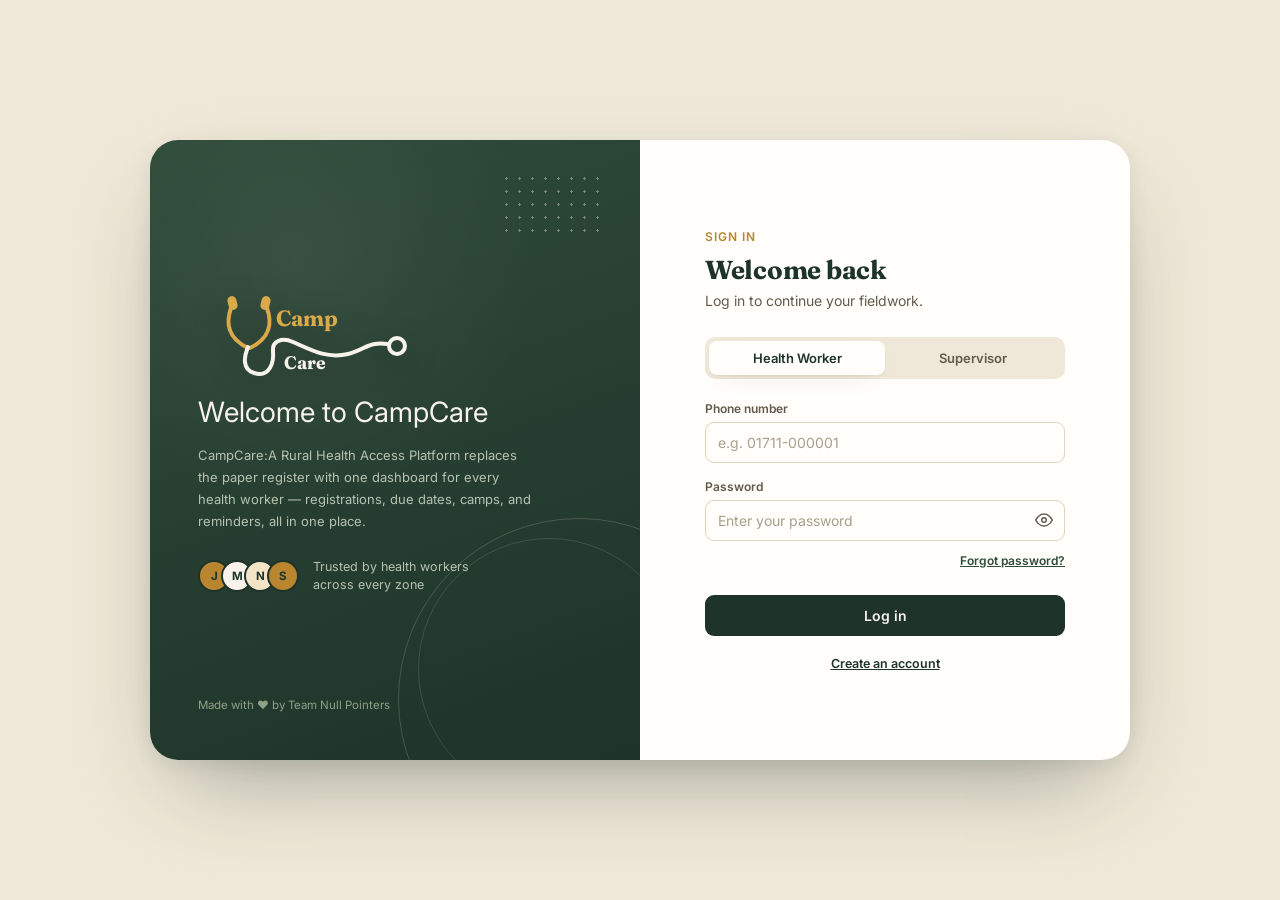
<file: Frontend/index.html>
<!DOCTYPE html>
<html lang="en">
<head>
<meta charset="UTF-8" />
<meta name="viewport" content="width=device-width, initial-scale=1.0" />
<title>CampCare — Rural Health Access Platform</title>
<link rel="preconnect" href="https://fonts.googleapis.com">
<link href="https://fonts.googleapis.com/css2?family=Fraunces:ital,opsz,wght@0,9..144,400;0,9..144,600;0,9..144,700;1,9..144,500&family=Inter:wght@400;500;600;700&family=IBM+Plex+Mono:wght@400;500&display=swap" rel="stylesheet">
<link rel="stylesheet" href="css/styles.css">

</head>
<body>

<!-- ============ LOGIN ============ -->
<div id="login-screen">
 <div class="login-card">
  <div class="login-art">
    <div class="dot-grid"></div>

    <div style="flex:1;display:flex;flex-direction:column;justify-content:center;">
      <div class="brand-logo-row" style="margin-bottom:16px;">
        <svg class="brand-logo-mark" width="230" height="86" viewBox="0 0 460 172" xmlns="http://www.w3.org/2000/svg" fill="none">
          <!-- earpieces -->
          <rect x="60" y="6" width="18" height="28" rx="9" fill="#D9A94A" transform="rotate(-14 69 20)"/>
          <rect x="126" y="6" width="18" height="28" rx="9" fill="#D9A94A" transform="rotate(14 135 20)"/>
          <!-- tubes down to the Y join -->
          <path d="M66 30 C 56 58, 58 90, 100 110" stroke="#D9A94A" stroke-width="8" stroke-linecap="round"/>
          <path d="M138 30 C 148 58, 146 90, 104 110" stroke="#D9A94A" stroke-width="8" stroke-linecap="round"/>
          <!-- chest tube looping down, then the long wave over to the chestpiece -->
          <path d="M100 108 C 92 128, 88 152, 112 160 C 144 170, 152 138, 150 116 C 148 96, 168 88, 190 98 C 226 114, 258 132, 300 122 C 332 114, 344 96, 378 102"
                stroke="#F7F3EA" stroke-width="8" stroke-linecap="round"/>
          <circle cx="398" cy="106" r="16" fill="none" stroke="#F7F3EA" stroke-width="8"/>
          <!-- wordmark -->
          <text x="156" y="66" font-family="'Fraunces',serif" font-weight="700" font-size="44" fill="#D9A94A">Camp</text>
          <text x="172" y="151" font-family="'Fraunces',serif" font-weight="700" font-size="36" fill="#F7F3EA">Care</text>
        </svg>
      </div>
      <div class="login-heading" style="margin-bottom:14px;">Welcome to CampCare</div>
      <div class="login-desc">CampCare:A Rural Health Access Platform replaces the paper register with one dashboard for every health worker &mdash; registrations, due dates, camps, and reminders, all in one place.</div>

      <div class="avatar-trust">
        <div class="avatars">
          <div class="av">J</div>
          <div class="av">M</div>
          <div class="av">N</div>
          <div class="av">S</div>
        </div>
        <div class="trust-text">Trusted by health workers across every zone</div>
      </div>
    </div>

    <div class="login-footer-credit">Made with &#10084;&#65039; by Team Null Pointers</div>
  </div>
  <div class="login-form-side">
    <div class="login-box">
      <div id="login-panel">
        <div class="eyebrow">Sign in</div>
        <h2>Welcome back</h2>
        <div class="sub">Log in to continue your fieldwork.</div>
        <div class="role-toggle">
          <button id="role-worker-btn" class="active" onclick="setLoginRole('worker')">Health Worker</button>
          <button id="role-super-btn" onclick="setLoginRole('supervisor')">Supervisor</button>
        </div>
        <div>
          <label>Phone number</label>
          <input type="text" id="login-phone" placeholder="e.g. 01711-000001" onkeydown="if(event.key==='Enter'){event.preventDefault(); doLogin();}">
          <label>Password</label>
          <div class="password-field">
            <input type="password" id="login-pass" placeholder="Enter your password" onkeydown="if(event.key==='Enter'){event.preventDefault(); doLogin();}">
            <button type="button" class="password-toggle" onclick="togglePasswordVisibility('login-pass', this)" aria-label="Show password">
              <svg width="18" height="18" viewBox="0 0 24 24" fill="none" stroke="currentColor" stroke-width="2" stroke-linecap="round" stroke-linejoin="round"><path d="M1 12s4-8 11-8 11 8 11 8-4 8-11 8-11-8-11-8z"></path><circle cx="12" cy="12" r="3"></circle></svg>
            </button>
          </div>
          <div style="text-align:right;margin-top:8px;">
            <a href="#" onclick="event.preventDefault(); showToast('Password reset isn\'t available in this prototype yet — contact your CampCare admin.');" style="font-size:12px;color:var(--pine);font-weight:600;text-decoration:underline;">Forgot password?</a>
          </div>
        </div>
        <button class="btn-primary" id="login-submit-btn" onclick="doLogin()">Log in</button>
        <div id="login-error" style="display:none;color:var(--brick);font-size:12.5px;margin-top:10px;font-weight:600;"></div>
        <div style="text-align:center;margin-top:16px;">
          <a href="#" onclick="event.preventDefault(); showSignup();" style="font-size:12.5px;color:var(--pine-deep);font-weight:600;text-decoration:underline;">Create an account</a>
        </div>
      </div>

      <div id="signup-panel" style="display:none;">
        <div class="eyebrow">Create account</div>
        <h2>Join CampCare</h2>
        <div class="sub">Set up a login for a new health worker or supervisor.</div>
        <div class="role-toggle">
          <button id="signup-role-worker-btn" class="active" onclick="setSignupRole('worker')">Health Worker</button>
          <button id="signup-role-super-btn" onclick="setSignupRole('supervisor')">Supervisor</button>
        </div>
        <label>Full name</label>
        <input type="text" id="signup-name" placeholder="e.g. Nusrat Jahan">
        <label>Phone number</label>
        <input type="text" id="signup-phone" placeholder="e.g. 01711-000004">
        <div id="signup-zone-field">
          <label>Assigned area / zone</label>
          <select id="signup-zone">
    <option>Char Aicha</option>
    <option>Boalmari</option>
    <option>Sonargaon</option>
    <option>Bhanga</option>
    <option>Shantipur</option>
    <option>Saltha</option>
     <option>Sandeep</option>
</select>
        </div>
        <label>Password</label>
        <div class="password-field">
          <input type="password" id="signup-pass" placeholder="Create a password">
          <button type="button" class="password-toggle" onclick="togglePasswordVisibility('signup-pass', this)" aria-label="Show password">
            <svg width="18" height="18" viewBox="0 0 24 24" fill="none" stroke="currentColor" stroke-width="2" stroke-linecap="round" stroke-linejoin="round"><path d="M1 12s4-8 11-8 11 8 11 8-4 8-11 8-11-8-11-8z"></path><circle cx="12" cy="12" r="3"></circle></svg>
          </button>
        </div>
        <label>Confirm password</label>
        <div class="password-field">
          <input type="password" id="signup-pass2" placeholder="Re-enter password">
          <button type="button" class="password-toggle" onclick="togglePasswordVisibility('signup-pass2', this)" aria-label="Show password">
            <svg width="18" height="18" viewBox="0 0 24 24" fill="none" stroke="currentColor" stroke-width="2" stroke-linecap="round" stroke-linejoin="round"><path d="M1 12s4-8 11-8 11 8 11 8-4 8-11 8-11-8-11-8z"></path><circle cx="12" cy="12" r="3"></circle></svg>
          </button>
        </div>
        <button class="btn-primary" onclick="submitSignup()">Create account</button>
        <div id="signup-error" style="display:none;color:var(--brick);font-size:12.5px;margin-top:10px;font-weight:600;"></div>
        <div style="text-align:center;margin-top:16px;">
          <a href="#" onclick="event.preventDefault(); showLogin();" style="font-size:12.5px;color:var(--pine-deep);font-weight:600;text-decoration:underline;">Already have an account? Log in</a>
        </div>
        <div class="demo-note">This creates an in-memory demo account only — it lives for this browser session and resets on reload. A real deployment would create this via the backend API instead.</div>
      </div>
    </div>
  </div>
 </div>
</div>

<!-- ============ APP SHELL ============ -->
<div id="app-shell">
  <div class="sidebar">
    <div class="brand-mark"><span class="dot"></span> CampCare</div>

    <div id="nav-worker" style="display:none;">
      <div class="side-section-label">Home</div>
      <button class="side-link" data-view="dashboard" onclick="go('dashboard')"><span class="ic">&#9679;</span> Dashboard</button>

      <div class="side-section-label">Auth &amp; registration</div>
      <button class="side-link" data-view="register" onclick="go('register')"><span class="ic">+</span> Register family &amp; child</button>
      <button class="side-link" data-view="children" onclick="go('children')"><span class="ic">&#8801;</span> Family / child list</button>

      <div class="side-section-label">Vaccination tracking</div>
      <button class="side-link" data-view="due" onclick="go('due')"><span class="ic">!</span> Due / overdue list</button>
      <button class="side-link" data-view="history" onclick="go('history')"><span class="ic">&#8635;</span> Vaccination history</button>

      <div class="side-section-label">Camp workflow</div>
      <button class="side-link" data-view="camp-schedule" onclick="go('camp-schedule')"><span class="ic">+</span> Schedule camp</button>
      <button class="side-link" data-view="camps" onclick="go('camps')"><span class="ic">&#9650;</span> Camp list</button>
      <button class="side-link" data-view="attendance" onclick="go('attendance')"><span class="ic">&#10003;</span> Camp attendance</button>

      <div class="side-section-label">Telegram</div>
      <button class="side-link" data-view="reminder" onclick="go('reminder')"><span class="ic">&#9993;</span> Send reminder</button>

      <div class="side-section-label">SMS</div>
<button class="side-link" data-view="sms-reminder" onclick="go('sms-reminder')">
  <span class="ic">&#9993;</span> Send SMS
</button>

     
      <div class="side-section-label">Help</div>
      <button class="side-link" data-view="help" onclick="go('help')"><span class="ic">?</span> Help / How to use</button>
    </div>

    <div id="nav-super" style="display:none;">
      <div class="side-section-label">Supervisor</div>
      <button class="side-link" data-view="supervisor" onclick="go('supervisor')"><span class="ic">&#9679;</span> Coverage-gap dashboard</button>
      <button class="side-link" data-view="workers" onclick="go('workers')"><span class="ic">&#9642;</span> Multi-worker overview</button>
      <button class="side-link" data-view="performance" onclick="go('performance')"><span class="ic">&#9776;</span> Performance report</button>

      <div class="side-section-label">Help</div>
      <button class="side-link" data-view="help" onclick="go('help')"><span class="ic">?</span> Help / How to use</button>
    </div>

    <div class="sidebar-footer">
      <div class="worker-chip">
        <div class="worker-avatar" id="avatar-letter">J</div>
        <div><div class="name" id="chip-name">Jeba Fariha</div><div class="zone" id="chip-zone">Zone: Char Aicha</div></div>
      </div>
      <button class="logout-btn" onclick="askLogout()">Log out</button>
    </div>
  </div>

  <div class="main" id="main-content"></div>
</div>

<div id="toast"><span class="tick">&#9658;</span> <span id="toast-msg"></span></div>

<div class="modal-overlay" id="logout-modal">
  <div class="modal-box">
    <h3>Log out of CampCare?</h3>
    <p>You'll need to sign in again to access your zone's data.</p>
    <div class="modal-actions">
      <button class="btn" onclick="closeLogoutModal()">Cancel</button>
      <button class="btn brick" onclick="doLogout()">Log out</button>
    </div>
  </div>
</div>

<script src="js/api.js"></script>
<script src="js/helpers.js"></script>
<script src="js/shared-ui.js"></script>
<script src="js/toast.js"></script>
<script src="js/login.js"></script>
<script src="js/signup.js"></script>
<script src="js/logout.js"></script>
<script src="js/router.js"></script>
<script src="js/dashboard.js"></script>
<script src="js/register.js"></script>
<script src="js/children.js"></script>
<script src="js/child-detail.js"></script>
<script src="js/due.js"></script>
<script src="js/history.js"></script>
<script src="js/camps.js"></script>
<script src="js/attendance.js"></script>
<script src="js/reminder.js"></script>
<script src="js/supervisor.js"></script>
<script src="js/workers.js"></script>
<script src="js/performance.js"></script>
<script src="js/help.js"></script>
</body>
</html>
</file>
<file: Frontend/css/styles.css>
:root{
    --paper:#F7F3EA; --paper-2:#EFE8D8; --ink:#292520; --ink-soft:#63594C;
    --pine:#2F4B39; --pine-deep:#1E332A; --pine-tint:#E1E9DF;
    --ochre:#B9852E; --ochre-tint:#F4E4C6;
    --brick:#A2402A; --brick-tint:#F3DCD2;
    --line:#DCD3BF; --card:#FFFEFB; --radius:14px;
    --shadow:0 1px 2px rgba(41,37,32,0.06), 0 8px 24px -12px rgba(41,37,32,0.18);
  }
  *{box-sizing:border-box;}
  html,body{margin:0;padding:0;}
  body{background:var(--paper);color:var(--ink);font-family:'Inter',sans-serif;-webkit-font-smoothing:antialiased;}
  h1,h2,h3,.display{font-family:'Fraunces',serif;letter-spacing:-0.01em;color:var(--pine-deep);margin:0;}
  .mono{font-family:'IBM Plex Mono',monospace;}
  a{color:inherit;} button{font-family:inherit;cursor:pointer;}
  ::selection{background:var(--ochre-tint);}

  #login-screen{min-height:100vh;display:flex;align-items:center;justify-content:center;background:var(--paper-2);padding:32px 20px;}
  .login-card{display:grid;grid-template-columns:1fr 1fr;max-width:980px;width:100%;min-height:620px;border-radius:28px;overflow:hidden;
    box-shadow:0 40px 90px -30px rgba(30,51,42,0.4), 0 6px 20px rgba(30,51,42,0.08);background:var(--card);}
  .login-art{background:radial-gradient(circle at 30% 20%, rgba(255,255,255,0.06), transparent 40%),linear-gradient(160deg, var(--pine) 0%, var(--pine-deep) 100%);
    color:#EFE8D8;padding:48px;display:flex;flex-direction:column;justify-content:space-between;position:relative;overflow:hidden;}
  .login-art::after{content:"";position:absolute;right:-120px;bottom:-120px;width:360px;height:360px;border-radius:50%;border:1px solid rgba(239,232,216,0.18);}
  .login-art::before{content:"";position:absolute;right:-40px;bottom:-40px;width:260px;height:260px;border-radius:50%;border:1px solid rgba(239,232,216,0.14);}
  .dot-grid{position:absolute;top:32px;right:36px;width:104px;height:70px;
    background-image:radial-gradient(circle, rgba(239,232,216,0.4) 1.4px, transparent 1.4px);background-size:13px 13px;}
  .brand-mark{display:flex;align-items:center;gap:10px;font-family:'Fraunces',serif;font-weight:600;font-size:20px;color:#F7F3EA;}
  .brand-mark .dot{width:9px;height:9px;border-radius:50%;background:var(--ochre);}

  .brand-logo-row{display:flex;align-items:center;gap:16px;margin-bottom:20px;}
  .brand-logo-mark{flex-shrink:0;filter:drop-shadow(0 8px 16px rgba(0,0,0,0.35));}
  .login-heading{font-size:28px;line-height:1.25;color:#F7F3EA;margin:0;max-width:320px;}
  .login-desc{font-size:13px;color:#B7C2B0;line-height:1.7;max-width:340px;}

  .avatar-trust{display:flex;align-items:center;gap:14px;margin-top:26px;}
  .avatar-trust .avatars{display:flex;}
  .avatar-trust .av{width:32px;height:32px;border-radius:50%;border:2px solid var(--pine-deep);display:flex;align-items:center;justify-content:center;
    font-size:11.5px;font-weight:700;color:var(--pine-deep);margin-left:-9px;background:var(--ochre);}
  .avatar-trust .av:first-child{margin-left:0;}
  .avatar-trust .av:nth-child(2){background:#F7F3EA;}
  .avatar-trust .av:nth-child(3){background:var(--ochre-tint);}
  .avatar-trust .trust-text{font-size:12.5px;color:#B7C2B0;line-height:1.4;max-width:190px;}

  .login-footer-credit{font-size:11.5px;color:#8FA187;}
  .login-form-side{display:flex;align-items:center;justify-content:center;padding:40px;}
  .login-box{width:100%;max-width:360px;}
  .login-box .eyebrow{font-size:12px;text-transform:uppercase;letter-spacing:.08em;color:var(--ochre);font-weight:600;margin-bottom:10px;}
  .login-box h2{font-size:26px;margin-bottom:6px;}
  .login-box .sub{color:var(--ink-soft);font-size:14px;margin-bottom:28px;}
  .role-toggle{display:flex;background:var(--paper-2);border-radius:10px;padding:4px;margin-bottom:22px;}
  .role-toggle button{flex:1;border:none;background:transparent;padding:9px 0;border-radius:8px;font-size:13px;font-weight:600;color:var(--ink-soft);transition:.15s;}
  .role-toggle button:hover:not(.active){color:var(--pine-deep);}
  .role-toggle button.active{background:var(--card);color:var(--pine-deep);box-shadow:var(--shadow);}
  label{display:block;font-size:12px;font-weight:600;color:var(--ink-soft);margin:16px 0 6px;}
  input[type=text],input[type=password],input[type=date],input[type=tel],input[type=search],select,textarea{
    width:100%;padding:11px 12px;border:1px solid var(--line);border-radius:9px;background:var(--card);font-size:14px;color:var(--ink);font-family:'Inter',sans-serif;transition:border-color .15s ease;}
  input:hover,select:hover,textarea:hover{border-color:#C9BC9C;}
  .password-field{position:relative;}
  .password-field input{padding-right:42px;}
  .password-toggle{position:absolute;right:6px;top:50%;transform:translateY(-50%);background:none;border:none;padding:6px;
    color:var(--ink-soft);display:flex;align-items:center;justify-content:center;border-radius:6px;transition:color .15s ease;}
  .password-toggle:hover{color:var(--pine);}
  input:focus,select:focus,textarea:focus{outline:2px solid var(--pine);outline-offset:1px;}
  .btn-primary{margin-top:26px;width:100%;padding:12px 0;border:none;border-radius:9px;background:var(--pine-deep);color:#F7F3EA;font-weight:600;font-size:14px;transition:.15s;}
  .btn-primary:hover{background:var(--pine);}
  .demo-note{margin-top:18px;font-size:12px;color:var(--ink-soft);line-height:1.6;background:var(--paper-2);padding:10px 12px;border-radius:9px;}
  .demo-note b{color:var(--pine-deep);}

  #app-shell{display:none;min-height:100vh;grid-template-columns:246px 1fr;}
  #app-shell.active{display:grid;}
  .sidebar{background:var(--pine-deep);color:#EFE8D8;padding:22px 16px;display:flex;flex-direction:column;position:sticky;top:0;height:100vh;overflow-y:auto;}
  .sidebar .brand-mark{margin-bottom:26px;padding:0 4px;}
  .side-section-label{font-size:10.5px;text-transform:uppercase;letter-spacing:.08em;color:#8FA187;margin:16px 0 6px 10px;}
  .side-link{display:flex;align-items:center;gap:9px;padding:8px 10px;border-radius:8px;font-size:13px;font-weight:500;color:#D7DED1;margin-bottom:1px;text-decoration:none;background:none;border:none;width:100%;text-align:left;transition:background-color .16s ease, transform .16s ease, color .16s ease;}
  .side-link .ic{width:15px;text-align:center;opacity:.85;font-family:'IBM Plex Mono',monospace;font-size:11px;flex-shrink:0;transition:color .16s ease;}
  .side-link:hover{background:rgba(239,232,216,0.09);color:#F7F3EA;transform:translateX(3px);}
  .side-link.active{background:rgba(239,232,216,0.12);color:#F7F3EA;}
  .side-link.active .ic{color:var(--ochre);}
  .side-link.active:hover{transform:none;}
  .sidebar-footer{margin-top:auto;padding-top:14px;border-top:1px solid rgba(239,232,216,0.12);}
  .worker-chip{display:flex;align-items:center;gap:10px;padding:8px 6px;}
  .worker-avatar{width:32px;height:32px;border-radius:50%;background:var(--ochre);display:flex;align-items:center;justify-content:center;font-weight:700;color:#3A2A0E;font-size:13px;flex-shrink:0;}
  .worker-chip .name{font-size:13px;font-weight:600;color:#F7F3EA;}
  .worker-chip .zone{font-size:11px;color:#A9B7A2;}
  .logout-btn{background:none;border:none;color:#A9B7A2;font-size:12px;margin-top:8px;padding:4px 6px;text-decoration:underline;transition:color .15s ease;}
  .logout-btn:hover{color:#F7F3EA;}

  .main{padding:28px 40px 60px;max-width:1120px;}
  .back-btn{display:inline-flex;align-items:center;gap:6px;border:none;background:none;color:var(--ink-soft);
    font-size:13px;font-weight:600;padding:6px 4px;margin-bottom:10px;border-radius:6px;transition:color .15s ease, transform .15s ease;}
  .back-btn:hover{color:var(--pine-deep);transform:translateX(-2px);}

  .topline{display:flex;justify-content:space-between;align-items:flex-end;margin-bottom:24px;flex-wrap:wrap;gap:14px;}
  .topline .eyebrow{font-size:12px;text-transform:uppercase;letter-spacing:.08em;color:var(--ochre);font-weight:600;margin-bottom:6px;}
  .topline h1{font-size:27px;}
  .topline .desc{color:var(--ink-soft);font-size:13.5px;margin-top:6px;max-width:540px;}

  .stat-row{display:grid;grid-template-columns:repeat(4,1fr);gap:14px;margin-bottom:26px;}
  .stat-card{background:var(--card);border:1px solid var(--line);border-radius:var(--radius);padding:16px 18px;transition:transform .18s ease, box-shadow .18s ease, border-color .18s ease;}
  .stat-card:hover{transform:translateY(-3px);box-shadow:var(--shadow);border-color:#C9BC9C;}
  .stat-card .num{font-family:'Fraunces',serif;font-size:27px;color:var(--pine-deep);}
  .stat-card .lbl{font-size:11.5px;color:var(--ink-soft);margin-top:4px;}
  .stat-card.warn .num{color:var(--brick);} .stat-card.gold .num{color:var(--ochre);}

  .panel{background:var(--card);border:1px solid var(--line);border-radius:var(--radius);padding:22px 24px;margin-bottom:18px;transition:box-shadow .18s ease;}
  .panel:hover{box-shadow:0 1px 2px rgba(41,37,32,0.05), 0 6px 18px -14px rgba(41,37,32,0.3);}
  .panel-head{display:flex;justify-content:space-between;align-items:center;margin-bottom:16px;flex-wrap:wrap;gap:10px;}
  .panel-head h3{font-size:16px;}
  .panel-head .hint{font-size:12px;color:var(--ink-soft);}

  table{width:100%;border-collapse:collapse;font-size:13.5px;}
  th{text-align:left;font-size:10.5px;text-transform:uppercase;letter-spacing:.05em;color:var(--ink-soft);padding:8px 10px;border-bottom:1px solid var(--line);font-weight:600;}
  td{padding:11px 10px;border-bottom:1px solid var(--paper-2);vertical-align:middle;}
  tr:last-child td{border-bottom:none;}
  tbody tr{transition:background-color .14s ease;}
  tbody tr:hover{background:#FBF8F1;}
  tr.clickable:hover{background:var(--paper-2);cursor:pointer;}
  tr.clickable td:first-child{transition:color .14s ease;}
  tr.clickable:hover td:first-child b{color:var(--pine);}

  .stamp{display:inline-flex;align-items:center;gap:5px;padding:3px 9px 3px 7px;border-radius:20px;font-size:11px;font-weight:600;border:1.4px dashed currentColor;white-space:nowrap;}
  .stamp.given{color:var(--pine);background:var(--pine-tint);}
  .stamp.soon{color:var(--ochre);background:var(--ochre-tint);}
  .stamp.overdue{color:var(--brick);background:var(--brick-tint);}

  .btn{border:1px solid var(--line);background:var(--card);border-radius:8px;padding:8px 14px;font-size:13px;font-weight:600;color:var(--ink);transition:transform .12s ease, box-shadow .12s ease, border-color .12s ease, background-color .12s ease;}
  .btn:hover{border-color:var(--pine);box-shadow:0 3px 10px -4px rgba(41,37,32,0.25);transform:translateY(-1px);}
  .btn:active{transform:translateY(0);box-shadow:none;}
  .btn.dark{background:var(--pine-deep);color:#F7F3EA;border:none;}
  .btn.dark:hover{background:var(--pine);box-shadow:0 4px 14px -4px rgba(30,51,42,0.45);}
  .btn.ghost{background:transparent;}
  .btn.ghost:hover{background:var(--paper-2);}
  .btn.sm{padding:5px 10px;font-size:12px;}
  .btn.brick{background:var(--brick);color:#fff;border:none;}
  .btn.brick:hover{background:#8C3623;box-shadow:0 4px 14px -4px rgba(162,64,42,0.45);}
  .btn[disabled]{opacity:.5;cursor:default;transform:none !important;box-shadow:none !important;}

  .grid-2{display:grid;grid-template-columns:1.3fr 1fr;gap:20px;}
  .field-row{display:grid;grid-template-columns:1fr 1fr;gap:14px;}

  .empty-state{padding:28px;text-align:center;color:var(--ink-soft);font-size:13.5px;}

  #toast{position:fixed;bottom:22px;right:22px;background:var(--pine-deep);color:#F7F3EA;padding:13px 18px;border-radius:10px;font-size:13.5px;box-shadow:var(--shadow);display:flex;align-items:center;gap:10px;transform:translateY(140%);opacity:0;transition:transform .35s ease, opacity .35s ease;z-index:50;max-width:320px;}
  #toast.show{transform:translateY(0);opacity:1;}
  #toast .tick{color:var(--ochre);font-family:'IBM Plex Mono',monospace;}

  .coverage-row{display:flex;align-items:center;gap:12px;margin-bottom:12px;}
  .coverage-row .area-name{width:120px;font-size:13px;font-weight:600;flex-shrink:0;}
  .coverage-bar-track{flex:1;height:9px;background:var(--paper-2);border-radius:6px;overflow:hidden;}
  .coverage-bar-fill{height:100%;border-radius:6px;background:var(--pine);}
  .coverage-row .pct{width:38px;text-align:right;font-size:12.5px;color:var(--ink-soft);font-family:'IBM Plex Mono',monospace;}

  .child-detail-card{display:flex;justify-content:space-between;align-items:flex-start;padding-bottom:16px;margin-bottom:16px;border-bottom:1px solid var(--paper-2);}
  .child-detail-card .info div{margin-bottom:3px;font-size:13.5px;}
  .child-detail-card .info .name{font-family:'Fraunces',serif;font-size:20px;color:var(--pine-deep);margin-bottom:6px;}
  .vax-item{display:flex;justify-content:space-between;align-items:center;padding:11px 0;border-bottom:1px solid var(--paper-2);}
  .vax-item:last-child{border-bottom:none;}
  .vax-item .vname{font-size:13.5px;font-weight:600;}
  .vax-item .vage{font-size:12px;color:var(--ink-soft);}

  .search-bar{display:flex;gap:10px;margin-bottom:16px;flex-wrap:wrap;}
  .search-bar input[type=search]{flex:1;min-width:180px;}
  .search-bar select{width:auto;min-width:140px;}

  .family-card{border:1px solid var(--line);border-radius:var(--radius);padding:14px 16px;margin-bottom:12px;background:var(--card);transition:box-shadow .16s ease;}
  .family-card:hover{box-shadow:0 1px 2px rgba(41,37,32,0.05), 0 6px 18px -14px rgba(41,37,32,0.3);}
  .family-card-head{display:flex;justify-content:space-between;align-items:flex-start;margin-bottom:8px;padding-bottom:10px;border-bottom:1px solid var(--paper-2);gap:10px;}
  .family-child-row{display:flex;justify-content:space-between;align-items:center;padding:8px 6px;border-radius:8px;transition:background-color .14s ease;cursor:pointer;}
  .family-child-row:hover{background:var(--paper-2);}

  .attend-row{display:flex;align-items:center;gap:12px;padding:10px 6px;border-bottom:1px solid var(--paper-2);border-radius:8px;transition:background-color .14s ease;}
  .attend-row:hover{background:var(--paper-2);}
  .attend-row:last-child{border-bottom:none;}
  .attend-row input[type=checkbox]{width:18px;height:18px;accent-color:var(--pine);}
  .attend-row .who{flex:1;font-size:13.5px;}
  .attend-row .who small{display:block;color:var(--ink-soft);font-size:11.5px;}

  .modal-overlay{position:fixed;inset:0;background:rgba(30,51,42,0.45);display:none;align-items:center;justify-content:center;z-index:60;}
  .modal-overlay.show{display:flex;}
  .modal-box{background:var(--card);border-radius:var(--radius);padding:26px 28px;max-width:340px;width:90%;box-shadow:var(--shadow);text-align:center;}
  .modal-box h3{font-size:18px;margin-bottom:8px;}
  .modal-box p{font-size:13.5px;color:var(--ink-soft);margin-bottom:20px;}
  .modal-actions{display:flex;gap:10px;}
  .modal-actions .btn{flex:1;}

  .breadcrumb-note{font-size:12px;color:var(--ink-soft);margin-bottom:4px;}

  /* Help / How-to-use page — built entirely from existing tokens above, no new colors */
  .help-card{margin-bottom:18px;}
  .help-card-head{display:flex;align-items:center;gap:10px;margin-bottom:14px;}
  .help-card-num{width:28px;height:28px;border-radius:50%;background:var(--pine-tint);color:var(--pine-deep);display:flex;align-items:center;justify-content:center;font-family:'Fraunces',serif;font-weight:600;font-size:14px;flex-shrink:0;}
  .help-shot{border:1.5px dashed var(--line);border-radius:var(--radius);background:var(--paper-2);padding:30px 18px;text-align:center;margin-bottom:14px;}
  .help-shot .ic{font-size:22px;display:block;margin-bottom:6px;opacity:.6;}
  .help-shot .cap{font-size:12px;color:var(--ink-soft);}
  .help-shot .path{font-size:11px;color:var(--ink-soft);margin-top:4px;}
  .help-steps{margin:0;padding-left:0;list-style:none;}
  .help-steps li{display:flex;gap:10px;font-size:13.5px;padding:7px 0;border-bottom:1px solid var(--paper-2);}
  .help-steps li:last-child{border-bottom:none;}
  .help-steps li .step-dot{width:20px;height:20px;border-radius:50%;background:var(--ochre-tint);color:var(--ochre);font-family:'IBM Plex Mono',monospace;font-size:11px;font-weight:600;display:flex;align-items:center;justify-content:center;flex-shrink:0;margin-top:1px;}
  .help-group-label{font-size:12px;text-transform:uppercase;letter-spacing:.07em;color:var(--ochre);font-weight:600;margin:24px 0 4px;}

  ::placeholder{color:#A79E8E;}

  @media (max-width:880px){
    #app-shell{grid-template-columns:1fr;}
    .sidebar{position:relative;height:auto;flex-direction:row;flex-wrap:wrap;align-items:center;}
    .sidebar .brand-mark{margin-bottom:0;margin-right:auto;}
    .side-section-label{display:none;}
    .sidebar-footer{margin-top:0;border-top:none;padding-top:0;}
    .stat-row{grid-template-columns:1fr 1fr;}
    .grid-2{grid-template-columns:1fr;}
    .login-card{grid-template-columns:1fr;}
    .login-art{display:none;}
  }
</file>
